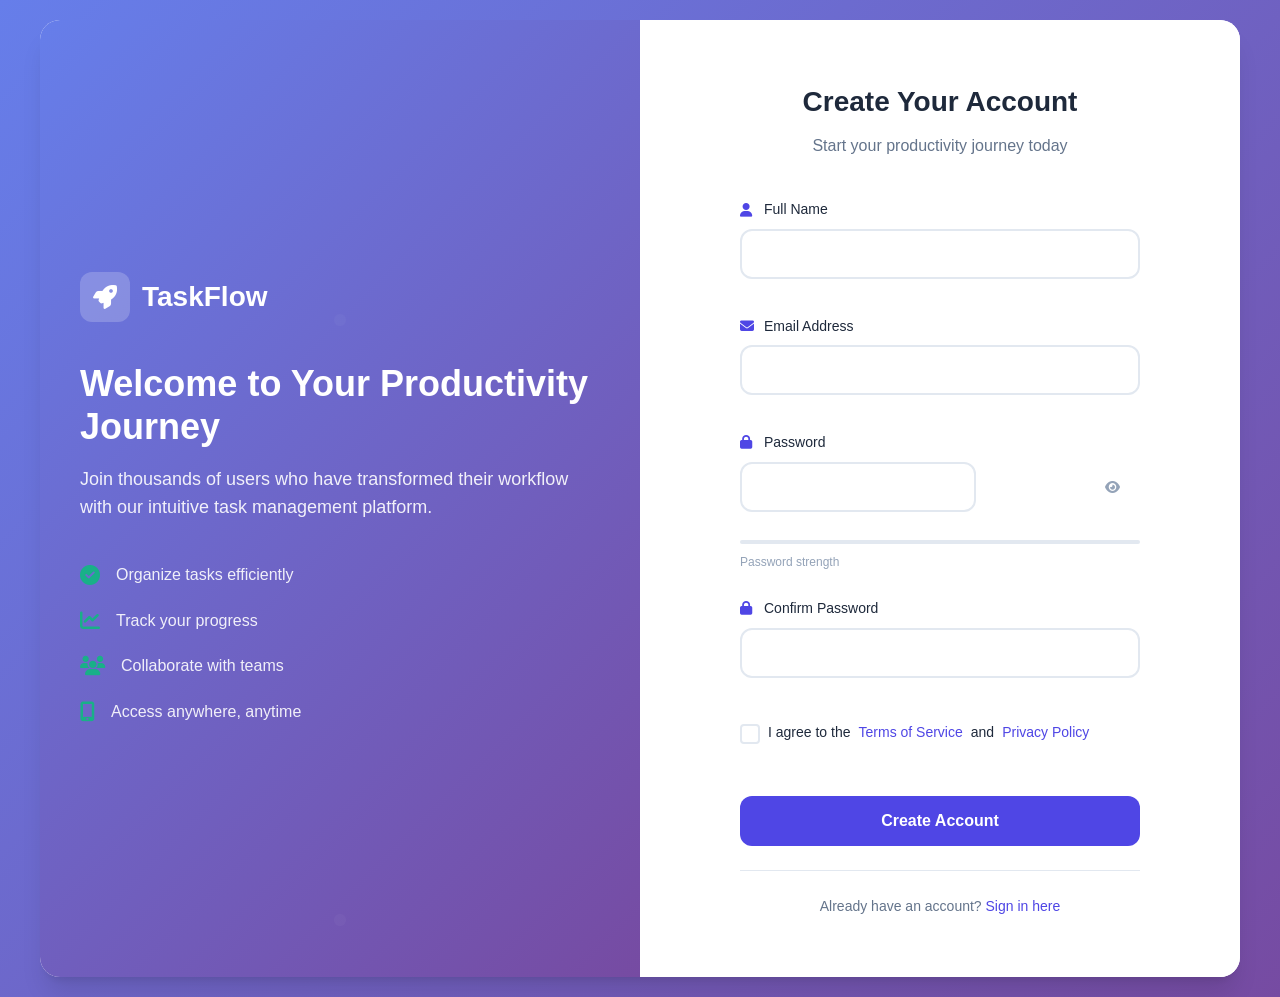
<file: signup.html>
<!DOCTYPE html>
<html lang="en">
<head>
    <meta charset="UTF-8">
    <meta name="viewport" content="width=device-width, initial-scale=1.0">
    <title>Sign Up - Welcome</title>
    <link rel="stylesheet" href="https://cdnjs.cloudflare.com/ajax/libs/font-awesome/6.4.0/css/all.min.css">
    <link rel="stylesheet" href="signup-styles.css">
</head>
<body>
    <div class="container">
        <!-- Background Animation -->
        <div class="background-animation">
            <div class="floating-shape shape-1"></div>
            <div class="floating-shape shape-2"></div>
            <div class="floating-shape shape-3"></div>
            <div class="floating-shape shape-4"></div>
        </div>

        <!-- Main Content -->
        <div class="signup-container">
            <!-- Left Side - Welcome Content -->
            <div class="welcome-section">
                <div class="welcome-content">
                    <div class="logo-section">
                        <div class="logo-icon">
                            <i class="fas fa-rocket"></i>
                        </div>
                        <h1 class="logo-text">TaskFlow</h1>
                    </div>
                    
                    <div class="welcome-text">
                        <h2>Welcome to Your Productivity Journey</h2>
                        <p>Join thousands of users who have transformed their workflow with our intuitive task management platform.</p>
                    </div>

                    <div class="features-list">
                        <div class="feature-item">
                            <i class="fas fa-check-circle"></i>
                            <span>Organize tasks efficiently</span>
                        </div>
                        <div class="feature-item">
                            <i class="fas fa-chart-line"></i>
                            <span>Track your progress</span>
                        </div>
                        <div class="feature-item">
                            <i class="fas fa-users"></i>
                            <span>Collaborate with teams</span>
                        </div>
                        <div class="feature-item">
                            <i class="fas fa-mobile-alt"></i>
                            <span>Access anywhere, anytime</span>
                        </div>
                    </div>
                </div>
            </div>

            <!-- Right Side - Signup Form -->
            <div class="form-section">
                <div class="form-container">
                    <div class="form-header">
                        <h2>Create Your Account</h2>
                        <p>Start your productivity journey today</p>
                    </div>

                    <form class="signup-form" id="signupForm">
                        <div class="form-group">
                            <label for="fullName">
                                <i class="fas fa-user"></i>
                                Full Name
                            </label>
                            <input type="text" id="fullName" name="fullName" required>
                            <span class="error-message" id="fullNameError"></span>
                        </div>

                        <div class="form-group">
                            <label for="email">
                                <i class="fas fa-envelope"></i>
                                Email Address
                            </label>
                            <input type="email" id="email" name="email" required>
                            <span class="error-message" id="emailError"></span>
                        </div>

                        <div class="form-group">
                            <label for="password">
                                <i class="fas fa-lock"></i>
                                Password
                            </label>
                            <div class="password-input">
                                <input type="password" id="password" name="password" required>
                                <button type="button" class="toggle-password" id="togglePassword">
                                    <i class="fas fa-eye"></i>
                                </button>
                            </div>
                            <span class="error-message" id="passwordError"></span>
                            <div class="password-strength" id="passwordStrength">
                                <div class="strength-bar">
                                    <div class="strength-fill"></div>
                                </div>
                                <span class="strength-text">Password strength</span>
                            </div>
                        </div>

                        <div class="form-group">
                            <label for="confirmPassword">
                                <i class="fas fa-lock"></i>
                                Confirm Password
                            </label>
                            <input type="password" id="confirmPassword" name="confirmPassword" required>
                            <span class="error-message" id="confirmPasswordError"></span>
                        </div>

                        <div class="form-group checkbox-group">
                            <label class="checkbox-label">
                                <input type="checkbox" id="agreeTerms" required>
                                <span class="checkmark"></span>
                                I agree to the <a href="#" class="link">Terms of Service</a> and <a href="#" class="link">Privacy Policy</a>
                            </label>
                            <span class="error-message" id="termsError"></span>
                        </div>

                        <button type="submit" class="signup-btn" id="signupBtn">
                            <span class="btn-text">Create Account</span>
                            <div class="btn-loader" id="btnLoader">
                                <i class="fas fa-spinner fa-spin"></i>
                            </div>
                        </button>
                    </form>

                    <div class="form-footer">
                        <p>Already have an account? <a href="login.html" class="link">Sign in here</a></p>
                    </div>

                    <!-- Success Message -->
                    <div class="success-message" id="successMessage">
                        <div class="success-icon">
                            <i class="fas fa-check-circle"></i>
                        </div>
                        <h3>Account Created Successfully!</h3>
                        <p>Redirecting you to login...</p>
                    </div>
                </div>
            </div>
        </div>
    </div>

    <!-- Toast Notification -->
    <div class="toast" id="toast">
        <div class="toast-content">
            <i class="toast-icon"></i>
            <span class="toast-message"></span>
        </div>
        <button class="toast-close" id="toastClose">
            <i class="fas fa-times"></i>
        </button>
    </div>

    <script src="auth.js"></script>
</body>
</html>
</file>
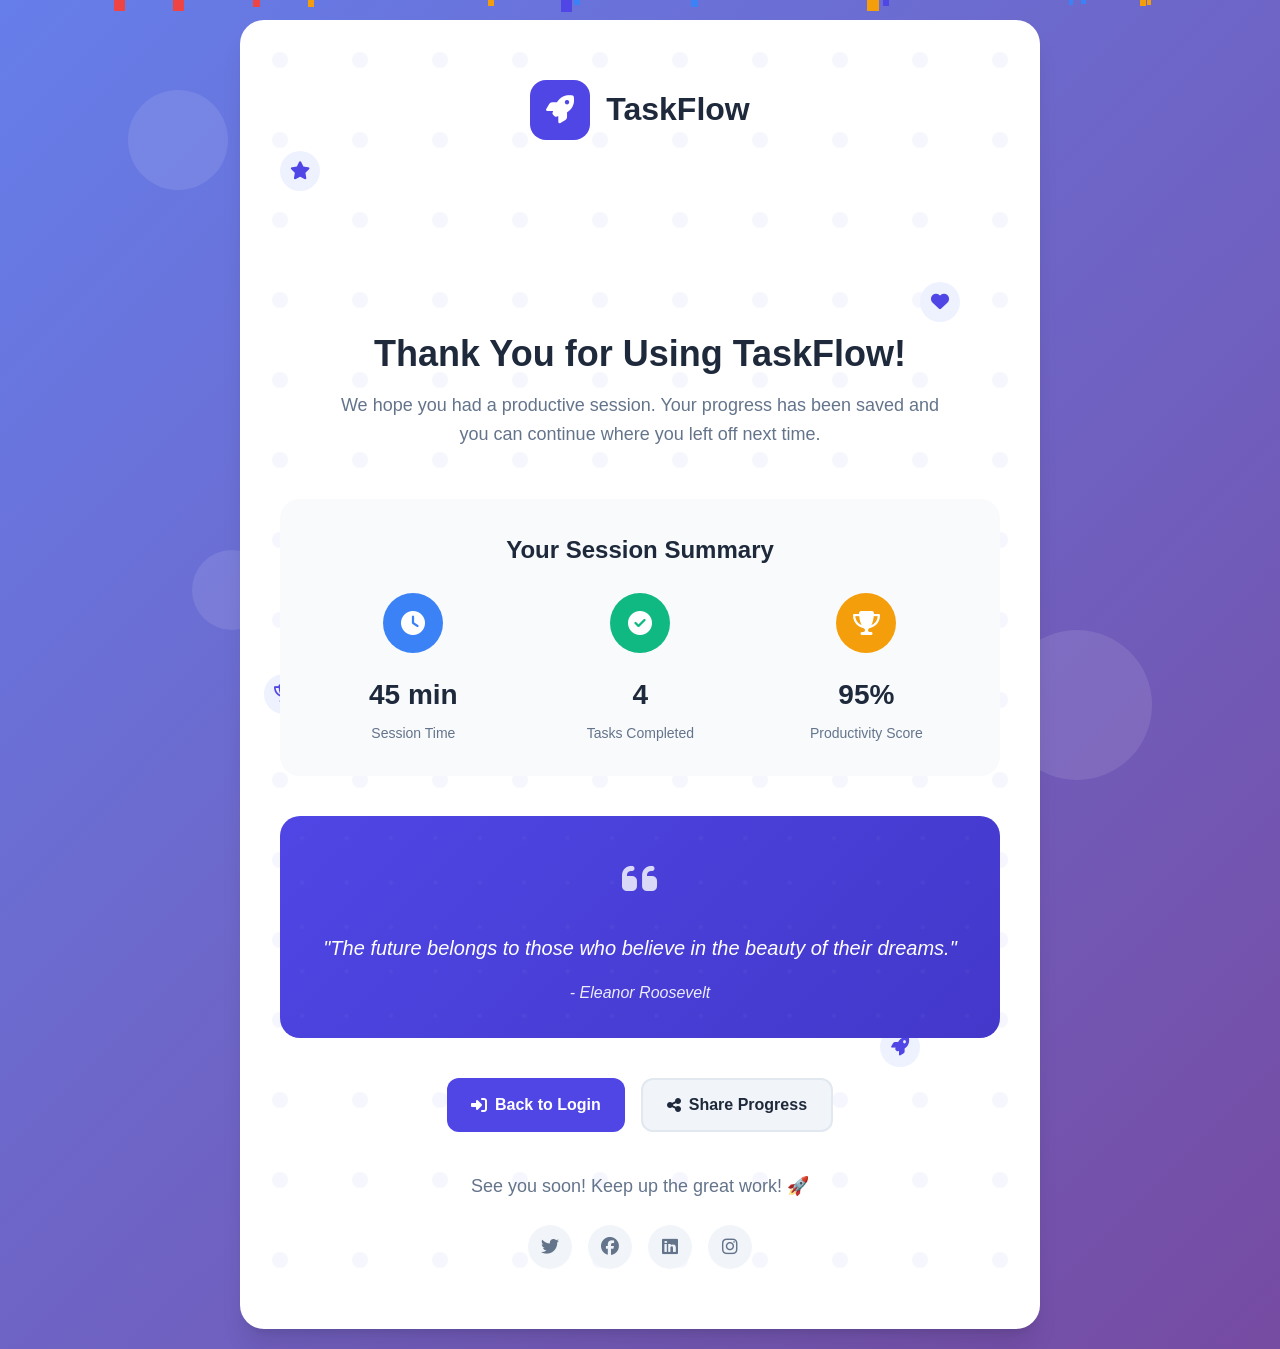
<file: task3.html>
<!DOCTYPE html>
<html lang="en">
<head>
    <meta charset="UTF-8">
    <meta name="viewport" content="width=device-width, initial-scale=1.0">
    <title>Goodbye - TaskFlow</title>
    <link rel="stylesheet" href="https://cdnjs.cloudflare.com/ajax/libs/font-awesome/6.4.0/css/all.min.css">
    <link rel="stylesheet" href="goodbye-styles.css">
</head>
<body>
    <div class="container">
        <!-- Background Animation -->
        <div class="background-animation">
            <div class="floating-shape shape-1"></div>
            <div class="floating-shape shape-2"></div>
            <div class="floating-shape shape-3"></div>
            <div class="floating-shape shape-4"></div>
            <div class="floating-shape shape-5"></div>
        </div>

        <!-- Main Content -->
        <div class="goodbye-container">
            <div class="goodbye-content">
                <!-- Logo Section -->
                <div class="logo-section">
                    <div class="logo-icon">
                        <i class="fas fa-rocket"></i>
                    </div>
                    <h1 class="logo-text">TaskFlow</h1>
                </div>

                <!-- Goodbye Message -->
                <div class="goodbye-message">
                    <div class="goodbye-icon">
                        <i class="fas fa-hand-wave"></i>
                    </div>
                    <h2>Thank You for Using TaskFlow!</h2>
                    <p>We hope you had a productive session. Your progress has been saved and you can continue where you left off next time.</p>
                </div>

                <!-- Stats Summary -->
                <div class="session-stats">
                    <h3>Your Session Summary</h3>
                    <div class="stats-grid">
                        <div class="stat-item">
                            <div class="stat-icon">
                                <i class="fas fa-clock"></i>
                            </div>
                            <div class="stat-content">
                                <div class="stat-number" id="sessionTime">45 min</div>
                                <div class="stat-label">Session Time</div>
                            </div>
                        </div>
                        <div class="stat-item">
                            <div class="stat-icon">
                                <i class="fas fa-check-circle"></i>
                            </div>
                            <div class="stat-content">
                                <div class="stat-number" id="tasksCompleted">3</div>
                                <div class="stat-label">Tasks Completed</div>
                            </div>
                        </div>
                        <div class="stat-item">
                            <div class="stat-icon">
                                <i class="fas fa-trophy"></i>
                            </div>
                            <div class="stat-content">
                                <div class="stat-number" id="productivityScore">85%</div>
                                <div class="stat-label">Productivity Score</div>
                            </div>
                        </div>
                    </div>
                </div>

                <!-- Motivational Quote -->
                <div class="quote-section">
                    <div class="quote-icon">
                        <i class="fas fa-quote-left"></i>
                    </div>
                    <blockquote id="motivationalQuote">
                        "The way to get started is to quit talking and begin doing."
                    </blockquote>
                    <cite id="quoteAuthor">- Walt Disney</cite>
                </div>

                <!-- Action Buttons -->
                <div class="action-buttons">
                    <button class="btn-primary" id="backToLoginBtn">
                        <i class="fas fa-sign-in-alt"></i>
                        Back to Login
                    </button>
                    <button class="btn-secondary" id="shareProgressBtn">
                        <i class="fas fa-share-alt"></i>
                        Share Progress
                    </button>
                </div>

                <!-- Footer Message -->
                <div class="footer-message">
                    <p>See you soon! Keep up the great work! 🚀</p>
                    <div class="social-links">
                        <a href="#" class="social-link">
                            <i class="fab fa-twitter"></i>
                        </a>
                        <a href="#" class="social-link">
                            <i class="fab fa-facebook"></i>
                        </a>
                        <a href="#" class="social-link">
                            <i class="fab fa-linkedin"></i>
                        </a>
                        <a href="#" class="social-link">
                            <i class="fab fa-instagram"></i>
                        </a>
                    </div>
                </div>
            </div>

            <!-- Floating Elements -->
            <div class="floating-elements">
                <div class="floating-element element-1">
                    <i class="fas fa-star"></i>
                </div>
                <div class="floating-element element-2">
                    <i class="fas fa-heart"></i>
                </div>
                <div class="floating-element element-3">
                    <i class="fas fa-thumbs-up"></i>
                </div>
                <div class="floating-element element-4">
                    <i class="fas fa-rocket"></i>
                </div>
                <div class="floating-element element-5">
                    <i class="fas fa-trophy"></i>
                </div>
            </div>
        </div>
    </div>

    <!-- Confetti Animation -->
    <div class="confetti-container" id="confettiContainer"></div>

    <!-- Toast Notification -->
    <div class="toast" id="toast">
        <div class="toast-content">
            <i class="toast-icon"></i>
            <span class="toast-message"></span>
        </div>
        <button class="toast-close" id="toastClose">
            <i class="fas fa-times"></i>
        </button>
    </div>

    <script src="goodbye.js"></script>
</body>
</html>
</file>
<file: signup-styles.css>
/* CSS Variables */
:root {
    --primary-color: #4f46e5;
    --primary-hover: #4338ca;
    --primary-light: #eef2ff;
    --secondary-color: #6b7280;
    --success-color: #10b981;
    --warning-color: #f59e0b;
    --danger-color: #ef4444;
    --info-color: #3b82f6;
    
    --bg-primary: #ffffff;
    --bg-secondary: #f8fafc;
    --bg-tertiary: #f1f5f9;
    --bg-gradient: linear-gradient(135deg, #667eea 0%, #764ba2 100%);
    
    --text-primary: #1e293b;
    --text-secondary: #64748b;
    --text-muted: #94a3b8;
    --text-white: #ffffff;
    
    --border-color: #e2e8f0;
    --border-hover: #cbd5e1;
    
    --shadow-sm: 0 1px 2px 0 rgb(0 0 0 / 0.05);
    --shadow-md: 0 4px 6px -1px rgb(0 0 0 / 0.1), 0 2px 4px -2px rgb(0 0 0 / 0.1);
    --shadow-lg: 0 10px 15px -3px rgb(0 0 0 / 0.1), 0 4px 6px -4px rgb(0 0 0 / 0.1);
    --shadow-xl: 0 20px 25px -5px rgb(0 0 0 / 0.1), 0 8px 10px -6px rgb(0 0 0 / 0.1);
    
    --transition-fast: 0.15s ease;
    --transition-normal: 0.3s ease;
    --transition-slow: 0.5s ease;
}

/* Reset and Base Styles */
* {
    margin: 0;
    padding: 0;
    box-sizing: border-box;
}

body {
    font-family: 'Inter', -apple-system, BlinkMacSystemFont, 'Segoe UI', Roboto, sans-serif;
    background: var(--bg-gradient);
    color: var(--text-primary);
    line-height: 1.6;
    overflow-x: hidden;
    min-height: 100vh;
}

/* Container */
.container {
    min-height: 100vh;
    position: relative;
    display: flex;
    align-items: center;
    justify-content: center;
    padding: 20px;
}

/* Background Animation */
.background-animation {
    position: fixed;
    top: 0;
    left: 0;
    width: 100%;
    height: 100%;
    z-index: 0;
    overflow: hidden;
}

.floating-shape {
    position: absolute;
    border-radius: 50%;
    background: rgba(255, 255, 255, 0.1);
    animation: float 6s ease-in-out infinite;
}

.shape-1 {
    width: 80px;
    height: 80px;
    top: 20%;
    left: 10%;
    animation-delay: 0s;
}

.shape-2 {
    width: 120px;
    height: 120px;
    top: 60%;
    right: 15%;
    animation-delay: 2s;
}

.shape-3 {
    width: 60px;
    height: 60px;
    bottom: 20%;
    left: 20%;
    animation-delay: 4s;
}

.shape-4 {
    width: 100px;
    height: 100px;
    top: 10%;
    right: 30%;
    animation-delay: 1s;
}

@keyframes float {
    0%, 100% {
        transform: translateY(0px) rotate(0deg);
        opacity: 0.7;
    }
    50% {
        transform: translateY(-20px) rotate(180deg);
        opacity: 1;
    }
}

/* Main Signup Container */
.signup-container {
    background: var(--bg-primary);
    border-radius: 20px;
    box-shadow: var(--shadow-xl);
    overflow: hidden;
    width: 100%;
    max-width: 1200px;
    min-height: 700px;
    display: grid;
    grid-template-columns: 1fr 1fr;
    position: relative;
    z-index: 1;
    animation: slideInUp 0.8s ease;
}

@keyframes slideInUp {
    from {
        opacity: 0;
        transform: translateY(30px);
    }
    to {
        opacity: 1;
        transform: translateY(0);
    }
}

/* Welcome Section */
.welcome-section {
    background: linear-gradient(135deg, #667eea 0%, #764ba2 100%);
    color: var(--text-white);
    padding: 60px 40px;
    display: flex;
    flex-direction: column;
    justify-content: center;
    position: relative;
    overflow: hidden;
}

.welcome-section::before {
    content: '';
    position: absolute;
    top: 0;
    left: 0;
    right: 0;
    bottom: 0;
    background: url('data:image/svg+xml,<svg xmlns="http://www.w3.org/2000/svg" viewBox="0 0 100 100"><defs><pattern id="grain" width="100" height="100" patternUnits="userSpaceOnUse"><circle cx="50" cy="50" r="1" fill="rgba(255,255,255,0.1)"/></pattern></defs><rect width="100" height="100" fill="url(%23grain)"/></svg>');
    opacity: 0.3;
}

.welcome-content {
    position: relative;
    z-index: 1;
}

.logo-section {
    display: flex;
    align-items: center;
    gap: 12px;
    margin-bottom: 40px;
}

.logo-icon {
    width: 50px;
    height: 50px;
    background: rgba(255, 255, 255, 0.2);
    border-radius: 12px;
    display: flex;
    align-items: center;
    justify-content: center;
    font-size: 24px;
    animation: pulse 2s infinite;
}

@keyframes pulse {
    0%, 100% {
        transform: scale(1);
    }
    50% {
        transform: scale(1.05);
    }
}

.logo-text {
    font-size: 28px;
    font-weight: 700;
    margin: 0;
}

.welcome-text h2 {
    font-size: 36px;
    font-weight: 700;
    margin-bottom: 16px;
    line-height: 1.2;
}

.welcome-text p {
    font-size: 18px;
    opacity: 0.9;
    margin-bottom: 40px;
    line-height: 1.6;
}

.features-list {
    display: flex;
    flex-direction: column;
    gap: 20px;
}

.feature-item {
    display: flex;
    align-items: center;
    gap: 16px;
    font-size: 16px;
    opacity: 0.9;
    animation: fadeInLeft 0.8s ease;
    animation-fill-mode: both;
}

.feature-item:nth-child(1) { animation-delay: 0.2s; }
.feature-item:nth-child(2) { animation-delay: 0.4s; }
.feature-item:nth-child(3) { animation-delay: 0.6s; }
.feature-item:nth-child(4) { animation-delay: 0.8s; }

@keyframes fadeInLeft {
    from {
        opacity: 0;
        transform: translateX(-20px);
    }
    to {
        opacity: 0.9;
        transform: translateX(0);
    }
}

.feature-item i {
    font-size: 20px;
    color: #10b981;
}

/* Form Section */
.form-section {
    padding: 60px 40px;
    display: flex;
    flex-direction: column;
    justify-content: center;
    background: var(--bg-primary);
}

.form-container {
    max-width: 400px;
    margin: 0 auto;
    width: 100%;
}

.form-header {
    text-align: center;
    margin-bottom: 40px;
}

.form-header h2 {
    font-size: 28px;
    font-weight: 700;
    color: var(--text-primary);
    margin-bottom: 8px;
}

.form-header p {
    color: var(--text-secondary);
    font-size: 16px;
}

/* Form Styles */
.signup-form {
    display: flex;
    flex-direction: column;
    gap: 24px;
}

.form-group {
    display: flex;
    flex-direction: column;
    gap: 8px;
}

.form-group label {
    display: flex;
    align-items: center;
    gap: 8px;
    font-weight: 500;
    color: var(--text-primary);
    font-size: 14px;
}

.form-group label i {
    color: var(--primary-color);
    width: 16px;
}

.form-group input,
.form-group textarea {
    padding: 14px 16px;
    border: 2px solid var(--border-color);
    border-radius: 12px;
    font-size: 16px;
    transition: all var(--transition-normal);
    background: var(--bg-primary);
    color: var(--text-primary);
}

.form-group input:focus,
.form-group textarea:focus {
    outline: none;
    border-color: var(--primary-color);
    box-shadow: 0 0 0 4px rgba(79, 70, 229, 0.1);
    transform: translateY(-1px);
}

.password-input {
    position: relative;
}

.toggle-password {
    position: absolute;
    right: 16px;
    top: 50%;
    transform: translateY(-50%);
    background: none;
    border: none;
    color: var(--text-muted);
    cursor: pointer;
    padding: 4px;
    border-radius: 4px;
    transition: color var(--transition-fast);
}

.toggle-password:hover {
    color: var(--primary-color);
}

/* Password Strength */
.password-strength {
    margin-top: 8px;
}

.strength-bar {
    height: 4px;
    background: var(--border-color);
    border-radius: 2px;
    overflow: hidden;
    margin-bottom: 4px;
}

.strength-fill {
    height: 100%;
    width: 0%;
    transition: all var(--transition-normal);
    border-radius: 2px;
}

.strength-fill.weak {
    width: 25%;
    background: var(--danger-color);
}

.strength-fill.fair {
    width: 50%;
    background: var(--warning-color);
}

.strength-fill.good {
    width: 75%;
    background: var(--info-color);
}

.strength-fill.strong {
    width: 100%;
    background: var(--success-color);
}

.strength-text {
    font-size: 12px;
    color: var(--text-muted);
}

/* Checkbox Styles */
.checkbox-group {
    margin: 8px 0;
}

.checkbox-label {
    display: flex;
    align-items: flex-start;
    gap: 12px;
    cursor: pointer;
    font-size: 14px;
    line-height: 1.5;
}

.checkbox-label input[type="checkbox"] {
    display: none;
}

.checkmark {
    width: 20px;
    height: 20px;
    border: 2px solid var(--border-color);
    border-radius: 4px;
    display: flex;
    align-items: center;
    justify-content: center;
    transition: all var(--transition-fast);
    flex-shrink: 0;
    margin-top: 2px;
}

.checkbox-label input[type="checkbox"]:checked + .checkmark {
    background: var(--primary-color);
    border-color: var(--primary-color);
}

.checkbox-label input[type="checkbox"]:checked + .checkmark::after {
    content: '\f00c';
    font-family: 'Font Awesome 6 Free';
    font-weight: 900;
    color: white;
    font-size: 12px;
}

.link {
    color: var(--primary-color);
    text-decoration: none;
    font-weight: 500;
    transition: color var(--transition-fast);
}

.link:hover {
    color: var(--primary-hover);
    text-decoration: underline;
}

/* Error Messages */
.error-message {
    color: var(--danger-color);
    font-size: 12px;
    margin-top: 4px;
    opacity: 0;
    transform: translateY(-5px);
    transition: all var(--transition-fast);
}

.error-message.show {
    opacity: 1;
    transform: translateY(0);
}

/* Submit Button */
.signup-btn {
    background: var(--primary-color);
    color: white;
    border: none;
    padding: 16px 24px;
    border-radius: 12px;
    font-size: 16px;
    font-weight: 600;
    cursor: pointer;
    transition: all var(--transition-normal);
    position: relative;
    overflow: hidden;
    margin-top: 8px;
}

.signup-btn:hover {
    background: var(--primary-hover);
    transform: translateY(-2px);
    box-shadow: var(--shadow-lg);
}

.signup-btn:active {
    transform: translateY(0);
}

.signup-btn.loading {
    pointer-events: none;
}

.btn-text {
    transition: opacity var(--transition-fast);
}

.btn-loader {
    position: absolute;
    top: 50%;
    left: 50%;
    transform: translate(-50%, -50%);
    opacity: 0;
    transition: opacity var(--transition-fast);
}

.signup-btn.loading .btn-text {
    opacity: 0;
}

.signup-btn.loading .btn-loader {
    opacity: 1;
}

/* Form Footer */
.form-footer {
    text-align: center;
    margin-top: 24px;
    padding-top: 24px;
    border-top: 1px solid var(--border-color);
}

.form-footer p {
    color: var(--text-secondary);
    font-size: 14px;
}

/* Success Message */
.success-message {
    position: absolute;
    top: 0;
    left: 0;
    right: 0;
    bottom: 0;
    background: var(--bg-primary);
    display: flex;
    flex-direction: column;
    align-items: center;
    justify-content: center;
    text-align: center;
    opacity: 0;
    visibility: hidden;
    transition: all var(--transition-normal);
}

.success-message.show {
    opacity: 1;
    visibility: visible;
}

.success-icon {
    width: 80px;
    height: 80px;
    background: var(--success-color);
    border-radius: 50%;
    display: flex;
    align-items: center;
    justify-content: center;
    margin-bottom: 24px;
    animation: bounceIn 0.6s ease;
}

@keyframes bounceIn {
    0% {
        transform: scale(0);
    }
    50% {
        transform: scale(1.1);
    }
    100% {
        transform: scale(1);
    }
}

.success-icon i {
    font-size: 36px;
    color: white;
}

.success-message h3 {
    font-size: 24px;
    font-weight: 700;
    color: var(--text-primary);
    margin-bottom: 8px;
}

.success-message p {
    color: var(--text-secondary);
    font-size: 16px;
}

/* Toast Notification */
.toast {
    position: fixed;
    top: 20px;
    right: 20px;
    background: var(--bg-primary);
    border: 1px solid var(--border-color);
    border-radius: 12px;
    padding: 16px 20px;
    box-shadow: var(--shadow-lg);
    display: flex;
    align-items: center;
    gap: 12px;
    z-index: 1000;
    transform: translateX(400px);
    transition: transform var(--transition-normal);
}

.toast.show {
    transform: translateX(0);
}

.toast-content {
    display: flex;
    align-items: center;
    gap: 12px;
}

.toast-icon {
    font-size: 18px;
}

.toast-message {
    font-size: 14px;
    font-weight: 500;
}

.toast-close {
    background: none;
    border: none;
    color: var(--text-muted);
    cursor: pointer;
    padding: 4px;
    border-radius: 4px;
    transition: all var(--transition-fast);
}

.toast-close:hover {
    background: var(--bg-tertiary);
    color: var(--text-primary);
}

.toast.success .toast-icon {
    color: var(--success-color);
}

.toast.error .toast-icon {
    color: var(--danger-color);
}

.toast.warning .toast-icon {
    color: var(--warning-color);
}

.toast.info .toast-icon {
    color: var(--info-color);
}

/* Responsive Design */
@media (max-width: 768px) {
    .container {
        padding: 10px;
    }

    .signup-container {
        grid-template-columns: 1fr;
        max-width: 500px;
        min-height: auto;
    }

    .welcome-section {
        padding: 40px 30px;
        order: 2;
    }

    .form-section {
        padding: 40px 30px;
        order: 1;
    }

    .welcome-text h2 {
        font-size: 28px;
    }

    .welcome-text p {
        font-size: 16px;
    }

    .form-header h2 {
        font-size: 24px;
    }

    .features-list {
        gap: 16px;
    }

    .feature-item {
        font-size: 14px;
    }
}

@media (max-width: 480px) {
    .container {
        padding: 5px;
    }

    .welcome-section,
    .form-section {
        padding: 30px 20px;
    }

    .form-container {
        max-width: none;
    }

    .signup-form {
        gap: 20px;
    }

    .form-group input {
        padding: 12px 14px;
        font-size: 16px;
    }

    .signup-btn {
        padding: 14px 20px;
    }

    .toast {
        right: 10px;
        left: 10px;
        transform: translateY(-100px);
    }

    .toast.show {
        transform: translateY(0);
    }
}
</file>
<file: goodbye-styles.css>
/* CSS Variables */
:root {
    --primary-color: #4f46e5;
    --primary-hover: #4338ca;
    --primary-light: #eef2ff;
    --secondary-color: #6b7280;
    --success-color: #10b981;
    --warning-color: #f59e0b;
    --danger-color: #ef4444;
    --info-color: #3b82f6;
    
    --bg-primary: #ffffff;
    --bg-secondary: #f8fafc;
    --bg-tertiary: #f1f5f9;
    --bg-gradient: linear-gradient(135deg, #667eea 0%, #764ba2 100%);
    
    --text-primary: #1e293b;
    --text-secondary: #64748b;
    --text-muted: #94a3b8;
    --text-white: #ffffff;
    
    --border-color: #e2e8f0;
    --border-hover: #cbd5e1;
    
    --shadow-sm: 0 1px 2px 0 rgb(0 0 0 / 0.05);
    --shadow-md: 0 4px 6px -1px rgb(0 0 0 / 0.1), 0 2px 4px -2px rgb(0 0 0 / 0.1);
    --shadow-lg: 0 10px 15px -3px rgb(0 0 0 / 0.1), 0 4px 6px -4px rgb(0 0 0 / 0.1);
    --shadow-xl: 0 20px 25px -5px rgb(0 0 0 / 0.1), 0 8px 10px -6px rgb(0 0 0 / 0.1);
    
    --transition-fast: 0.15s ease;
    --transition-normal: 0.3s ease;
    --transition-slow: 0.5s ease;
}

/* Reset and Base Styles */
* {
    margin: 0;
    padding: 0;
    box-sizing: border-box;
}

body {
    font-family: 'Inter', -apple-system, BlinkMacSystemFont, 'Segoe UI', Roboto, sans-serif;
    background: var(--bg-gradient);
    color: var(--text-primary);
    line-height: 1.6;
    overflow-x: hidden;
    min-height: 100vh;
}

/* Container */
.container {
    min-height: 100vh;
    position: relative;
    display: flex;
    align-items: center;
    justify-content: center;
    padding: 20px;
}

/* Background Animation */
.background-animation {
    position: fixed;
    top: 0;
    left: 0;
    width: 100%;
    height: 100%;
    z-index: 0;
    overflow: hidden;
}

.floating-shape {
    position: absolute;
    border-radius: 50%;
    background: rgba(255, 255, 255, 0.1);
    animation: float 8s ease-in-out infinite;
}

.shape-1 {
    width: 100px;
    height: 100px;
    top: 10%;
    left: 10%;
    animation-delay: 0s;
}

.shape-2 {
    width: 150px;
    height: 150px;
    top: 70%;
    right: 10%;
    animation-delay: 2s;
}

.shape-3 {
    width: 80px;
    height: 80px;
    bottom: 30%;
    left: 15%;
    animation-delay: 4s;
}

.shape-4 {
    width: 120px;
    height: 120px;
    top: 20%;
    right: 25%;
    animation-delay: 1s;
}

.shape-5 {
    width: 90px;
    height: 90px;
    bottom: 10%;
    right: 40%;
    animation-delay: 3s;
}

@keyframes float {
    0%, 100% {
        transform: translateY(0px) rotate(0deg);
        opacity: 0.6;
    }
    50% {
        transform: translateY(-30px) rotate(180deg);
        opacity: 1;
    }
}

/* Main Goodbye Container */
.goodbye-container {
    background: var(--bg-primary);
    border-radius: 24px;
    box-shadow: var(--shadow-xl);
    padding: 60px 40px;
    max-width: 800px;
    width: 100%;
    text-align: center;
    position: relative;
    z-index: 1;
    animation: slideInUp 1s ease;
    overflow: hidden;
}

@keyframes slideInUp {
    from {
        opacity: 0;
        transform: translateY(50px);
    }
    to {
        opacity: 1;
        transform: translateY(0);
    }
}

.goodbye-container::before {
    content: '';
    position: absolute;
    top: 0;
    left: 0;
    right: 0;
    bottom: 0;
    background: url('data:image/svg+xml,<svg xmlns="http://www.w3.org/2000/svg" viewBox="0 0 100 100"><defs><pattern id="dots" width="10" height="10" patternUnits="userSpaceOnUse"><circle cx="5" cy="5" r="1" fill="rgba(79,70,229,0.05)"/></pattern></defs><rect width="100" height="100" fill="url(%23dots)"/></svg>');
    pointer-events: none;
}

.goodbye-content {
    position: relative;
    z-index: 1;
}

/* Logo Section */
.logo-section {
    display: flex;
    align-items: center;
    justify-content: center;
    gap: 16px;
    margin-bottom: 40px;
    animation: fadeInDown 1s ease 0.2s both;
}

@keyframes fadeInDown {
    from {
        opacity: 0;
        transform: translateY(-20px);
    }
    to {
        opacity: 1;
        transform: translateY(0);
    }
}

.logo-icon {
    width: 60px;
    height: 60px;
    background: var(--primary-color);
    border-radius: 16px;
    display: flex;
    align-items: center;
    justify-content: center;
    font-size: 28px;
    color: white;
    animation: pulse 2s infinite;
}

@keyframes pulse {
    0%, 100% {
        transform: scale(1);
    }
    50% {
        transform: scale(1.1);
    }
}

.logo-text {
    font-size: 32px;
    font-weight: 700;
    color: var(--text-primary);
    margin: 0;
}

/* Goodbye Message */
.goodbye-message {
    margin-bottom: 50px;
    animation: fadeInUp 1s ease 0.4s both;
}

@keyframes fadeInUp {
    from {
        opacity: 0;
        transform: translateY(20px);
    }
    to {
        opacity: 1;
        transform: translateY(0);
    }
}

.goodbye-icon {
    font-size: 80px;
    margin-bottom: 24px;
    animation: wave 2s ease-in-out infinite;
}

@keyframes wave {
    0%, 100% {
        transform: rotate(0deg);
    }
    25% {
        transform: rotate(20deg);
    }
    75% {
        transform: rotate(-20deg);
    }
}

.goodbye-message h2 {
    font-size: 36px;
    font-weight: 700;
    color: var(--text-primary);
    margin-bottom: 16px;
    line-height: 1.2;
}

.goodbye-message p {
    font-size: 18px;
    color: var(--text-secondary);
    line-height: 1.6;
    max-width: 600px;
    margin: 0 auto;
}

/* Session Stats */
.session-stats {
    background: var(--bg-secondary);
    border-radius: 20px;
    padding: 32px;
    margin-bottom: 40px;
    animation: fadeInUp 1s ease 0.6s both;
}

.session-stats h3 {
    font-size: 24px;
    font-weight: 700;
    color: var(--text-primary);
    margin-bottom: 24px;
}

.stats-grid {
    display: grid;
    grid-template-columns: repeat(auto-fit, minmax(150px, 1fr));
    gap: 24px;
}

.stat-item {
    display: flex;
    flex-direction: column;
    align-items: center;
    gap: 12px;
    animation: scaleIn 0.8s ease;
    animation-fill-mode: both;
}

.stat-item:nth-child(1) { animation-delay: 0.8s; }
.stat-item:nth-child(2) { animation-delay: 1s; }
.stat-item:nth-child(3) { animation-delay: 1.2s; }

@keyframes scaleIn {
    from {
        opacity: 0;
        transform: scale(0.8);
    }
    to {
        opacity: 1;
        transform: scale(1);
    }
}

.stat-icon {
    width: 60px;
    height: 60px;
    border-radius: 50%;
    display: flex;
    align-items: center;
    justify-content: center;
    font-size: 24px;
    color: white;
    margin-bottom: 8px;
}

.stat-item:nth-child(1) .stat-icon {
    background: var(--info-color);
}

.stat-item:nth-child(2) .stat-icon {
    background: var(--success-color);
}

.stat-item:nth-child(3) .stat-icon {
    background: var(--warning-color);
}

.stat-content {
    text-align: center;
}

.stat-number {
    font-size: 28px;
    font-weight: 700;
    color: var(--text-primary);
    margin-bottom: 4px;
}

.stat-label {
    font-size: 14px;
    color: var(--text-secondary);
    font-weight: 500;
}

/* Quote Section */
.quote-section {
    background: linear-gradient(135deg, var(--primary-color), var(--primary-hover));
    color: white;
    border-radius: 20px;
    padding: 32px;
    margin-bottom: 40px;
    position: relative;
    overflow: hidden;
    animation: fadeInUp 1s ease 0.8s both;
}

.quote-section::before {
    content: '';
    position: absolute;
    top: 0;
    left: 0;
    right: 0;
    bottom: 0;
    background: url('data:image/svg+xml,<svg xmlns="http://www.w3.org/2000/svg" viewBox="0 0 100 100"><defs><pattern id="quote-pattern" width="20" height="20" patternUnits="userSpaceOnUse"><circle cx="10" cy="10" r="1" fill="rgba(255,255,255,0.1)"/></pattern></defs><rect width="100" height="100" fill="url(%23quote-pattern)"/></svg>');
    opacity: 0.3;
}

.quote-icon {
    font-size: 40px;
    margin-bottom: 20px;
    opacity: 0.8;
}

.quote-section blockquote {
    font-size: 20px;
    font-style: italic;
    line-height: 1.6;
    margin-bottom: 16px;
    position: relative;
    z-index: 1;
}

.quote-section cite {
    font-size: 16px;
    opacity: 0.9;
    font-weight: 500;
    position: relative;
    z-index: 1;
}

/* Action Buttons */
.action-buttons {
    display: flex;
    gap: 16px;
    justify-content: center;
    margin-bottom: 40px;
    flex-wrap: wrap;
    animation: fadeInUp 1s ease 1s both;
}

.btn-primary,
.btn-secondary {
    display: flex;
    align-items: center;
    gap: 8px;
    padding: 16px 24px;
    border-radius: 12px;
    font-weight: 600;
    font-size: 16px;
    cursor: pointer;
    transition: all var(--transition-normal);
    text-decoration: none;
    border: none;
}

.btn-primary {
    background: var(--primary-color);
    color: white;
}

.btn-primary:hover {
    background: var(--primary-hover);
    transform: translateY(-3px);
    box-shadow: var(--shadow-lg);
}

.btn-secondary {
    background: var(--bg-tertiary);
    color: var(--text-primary);
    border: 2px solid var(--border-color);
}

.btn-secondary:hover {
    background: var(--border-color);
    transform: translateY(-3px);
    box-shadow: var(--shadow-md);
}

/* Footer Message */
.footer-message {
    animation: fadeInUp 1s ease 1.2s both;
}

.footer-message p {
    font-size: 18px;
    color: var(--text-secondary);
    margin-bottom: 24px;
}

.social-links {
    display: flex;
    justify-content: center;
    gap: 16px;
}

.social-link {
    width: 44px;
    height: 44px;
    border-radius: 50%;
    background: var(--bg-tertiary);
    color: var(--text-secondary);
    display: flex;
    align-items: center;
    justify-content: center;
    text-decoration: none;
    font-size: 18px;
    transition: all var(--transition-normal);
}

.social-link:hover {
    background: var(--primary-color);
    color: white;
    transform: translateY(-3px);
    box-shadow: var(--shadow-md);
}

/* Floating Elements */
.floating-elements {
    position: absolute;
    top: 0;
    left: 0;
    right: 0;
    bottom: 0;
    pointer-events: none;
    overflow: hidden;
}

.floating-element {
    position: absolute;
    width: 40px;
    height: 40px;
    border-radius: 50%;
    background: var(--primary-light);
    color: var(--primary-color);
    display: flex;
    align-items: center;
    justify-content: center;
    font-size: 18px;
    animation: floatAround 10s ease-in-out infinite;
}

.element-1 {
    top: 10%;
    left: 5%;
    animation-delay: 0s;
}

.element-2 {
    top: 20%;
    right: 10%;
    animation-delay: 2s;
}

.element-3 {
    bottom: 30%;
    left: 8%;
    animation-delay: 4s;
}

.element-4 {
    bottom: 20%;
    right: 15%;
    animation-delay: 6s;
}

.element-5 {
    top: 50%;
    left: 3%;
    animation-delay: 8s;
}

@keyframes floatAround {
    0%, 100% {
        transform: translate(0, 0) rotate(0deg);
        opacity: 0.7;
    }
    25% {
        transform: translate(20px, -20px) rotate(90deg);
        opacity: 1;
    }
    50% {
        transform: translate(-10px, -30px) rotate(180deg);
        opacity: 0.8;
    }
    75% {
        transform: translate(-20px, 10px) rotate(270deg);
        opacity: 1;
    }
}

/* Confetti Animation */
.confetti-container {
    position: fixed;
    top: 0;
    left: 0;
    width: 100%;
    height: 100%;
    pointer-events: none;
    z-index: 1000;
}

.confetti {
    position: absolute;
    width: 10px;
    height: 10px;
    background: var(--primary-color);
    animation: confetti-fall 3s linear infinite;
}

@keyframes confetti-fall {
    0% {
        transform: translateY(-100vh) rotate(0deg);
        opacity: 1;
    }
    100% {
        transform: translateY(100vh) rotate(720deg);
        opacity: 0;
    }
}

/* Toast Notification */
.toast {
    position: fixed;
    top: 20px;
    right: 20px;
    background: var(--bg-primary);
    border: 1px solid var(--border-color);
    border-radius: 12px;
    padding: 16px 20px;
    box-shadow: var(--shadow-lg);
    display: flex;
    align-items: center;
    gap: 12px;
    z-index: 1000;
    transform: translateX(400px);
    transition: transform var(--transition-normal);
}

.toast.show {
    transform: translateX(0);
}

.toast-content {
    display: flex;
    align-items: center;
    gap: 12px;
}

.toast-icon {
    font-size: 18px;
}

.toast-message {
    font-size: 14px;
    font-weight: 500;
}

.toast-close {
    background: none;
    border: none;
    color: var(--text-muted);
    cursor: pointer;
    padding: 4px;
    border-radius: 4px;
    transition: all var(--transition-fast);
}

.toast-close:hover {
    background: var(--bg-tertiary);
    color: var(--text-primary);
}

.toast.success .toast-icon {
    color: var(--success-color);
}

.toast.error .toast-icon {
    color: var(--danger-color);
}

.toast.warning .toast-icon {
    color: var(--warning-color);
}

.toast.info .toast-icon {
    color: var(--info-color);
}

/* Responsive Design */
@media (max-width: 768px) {
    .container {
        padding: 10px;
    }

    .goodbye-container {
        padding: 40px 24px;
        margin: 10px;
    }

    .logo-section {
        flex-direction: column;
        gap: 12px;
    }

    .logo-text {
        font-size: 24px;
    }

    .goodbye-message h2 {
        font-size: 28px;
    }

    .goodbye-message p {
        font-size: 16px;
    }

    .session-stats {
        padding: 24px;
    }

    .stats-grid {
        grid-template-columns: 1fr;
        gap: 20px;
    }

    .quote-section {
        padding: 24px;
    }

    .quote-section blockquote {
        font-size: 18px;
    }

    .action-buttons {
        flex-direction: column;
        align-items: stretch;
    }

    .btn-primary,
    .btn-secondary {
        justify-content: center;
    }

    .social-links {
        gap: 12px;
    }

    .social-link {
        width: 40px;
        height: 40px;
        font-size: 16px;
    }
}

@media (max-width: 480px) {
    .goodbye-container {
        padding: 30px 20px;
    }

    .logo-icon {
        width: 50px;
        height: 50px;
        font-size: 24px;
    }

    .logo-text {
        font-size: 20px;
    }

    .goodbye-icon {
        font-size: 60px;
    }

    .goodbye-message h2 {
        font-size: 24px;
    }

    .goodbye-message p {
        font-size: 14px;
    }

    .session-stats h3 {
        font-size: 20px;
    }

    .stat-number {
        font-size: 24px;
    }

    .quote-section blockquote {
        font-size: 16px;
    }

    .btn-primary,
    .btn-secondary {
        padding: 14px 20px;
        font-size: 14px;
    }

    .footer-message p {
        font-size: 16px;
    }

    .toast {
        right: 10px;
        left: 10px;
        transform: translateY(-100px);
    }

    .toast.show {
        transform: translateY(0);
    }
}
</file>
